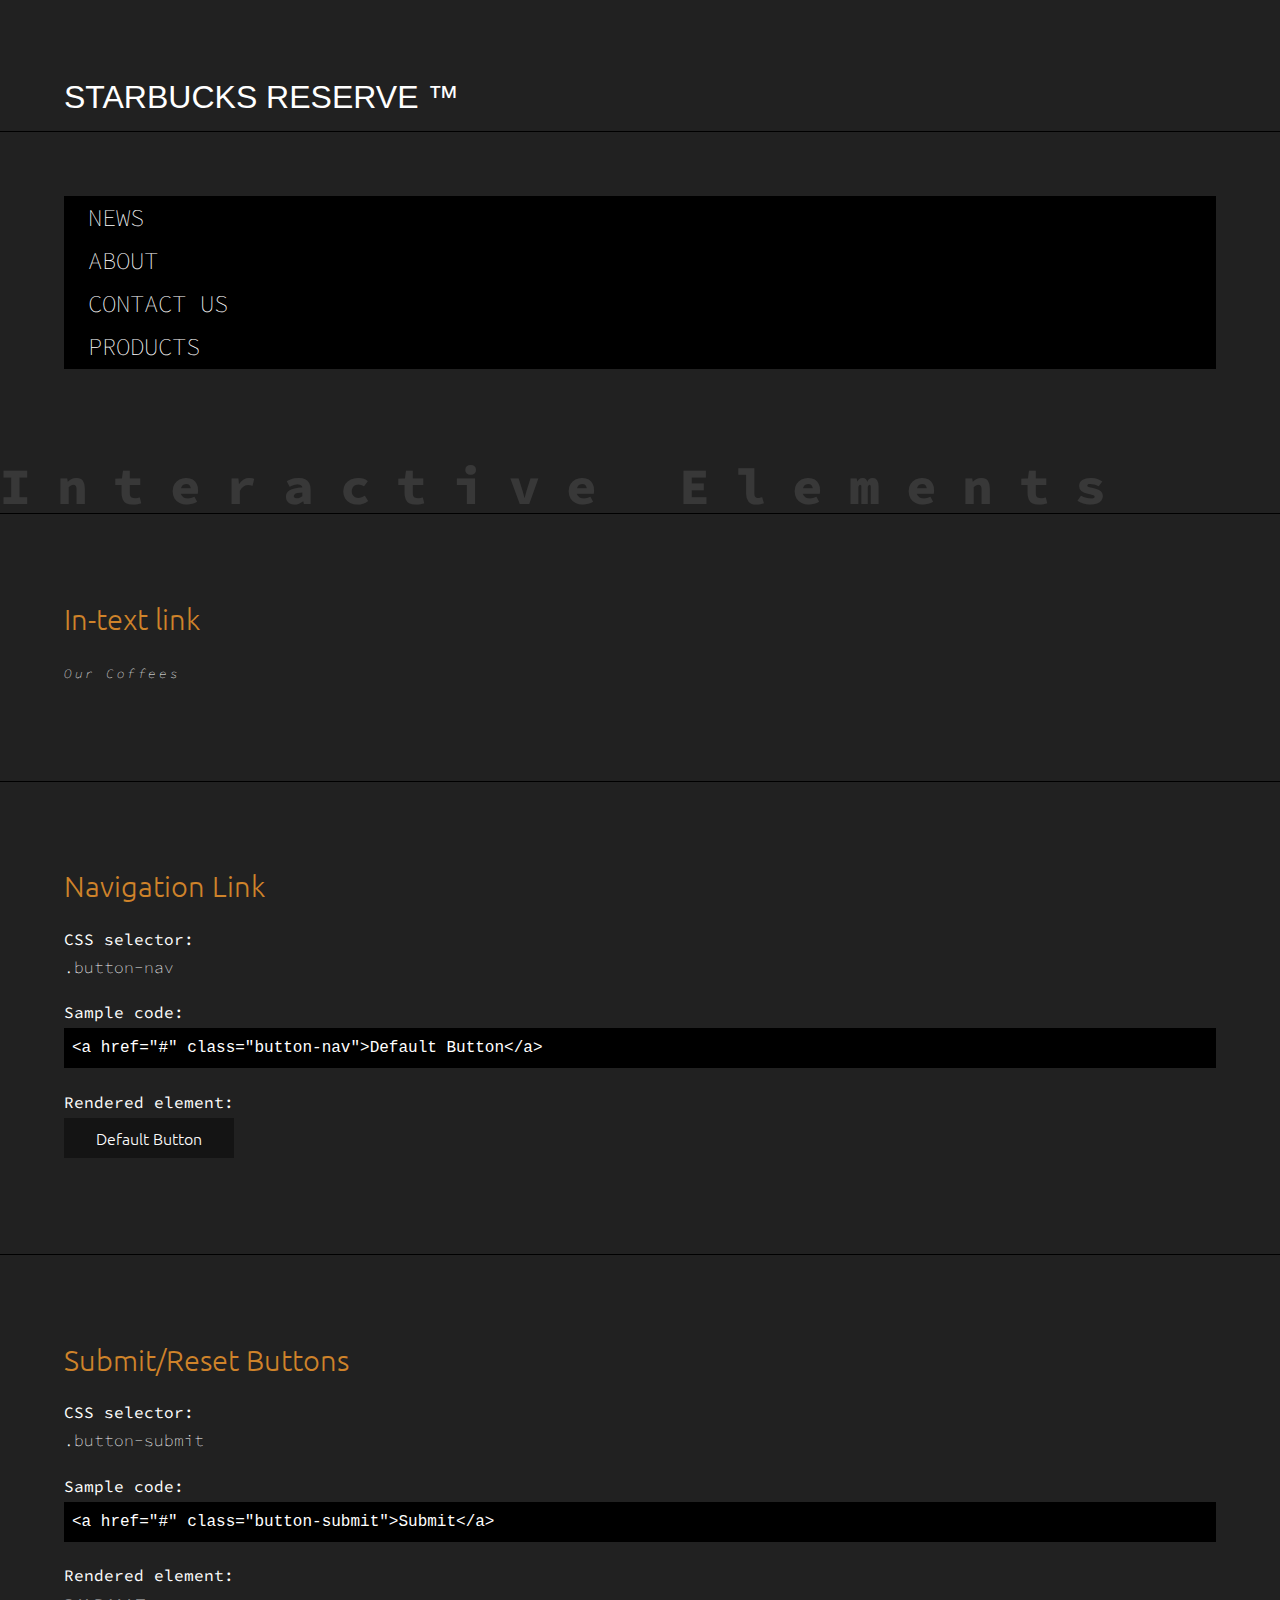
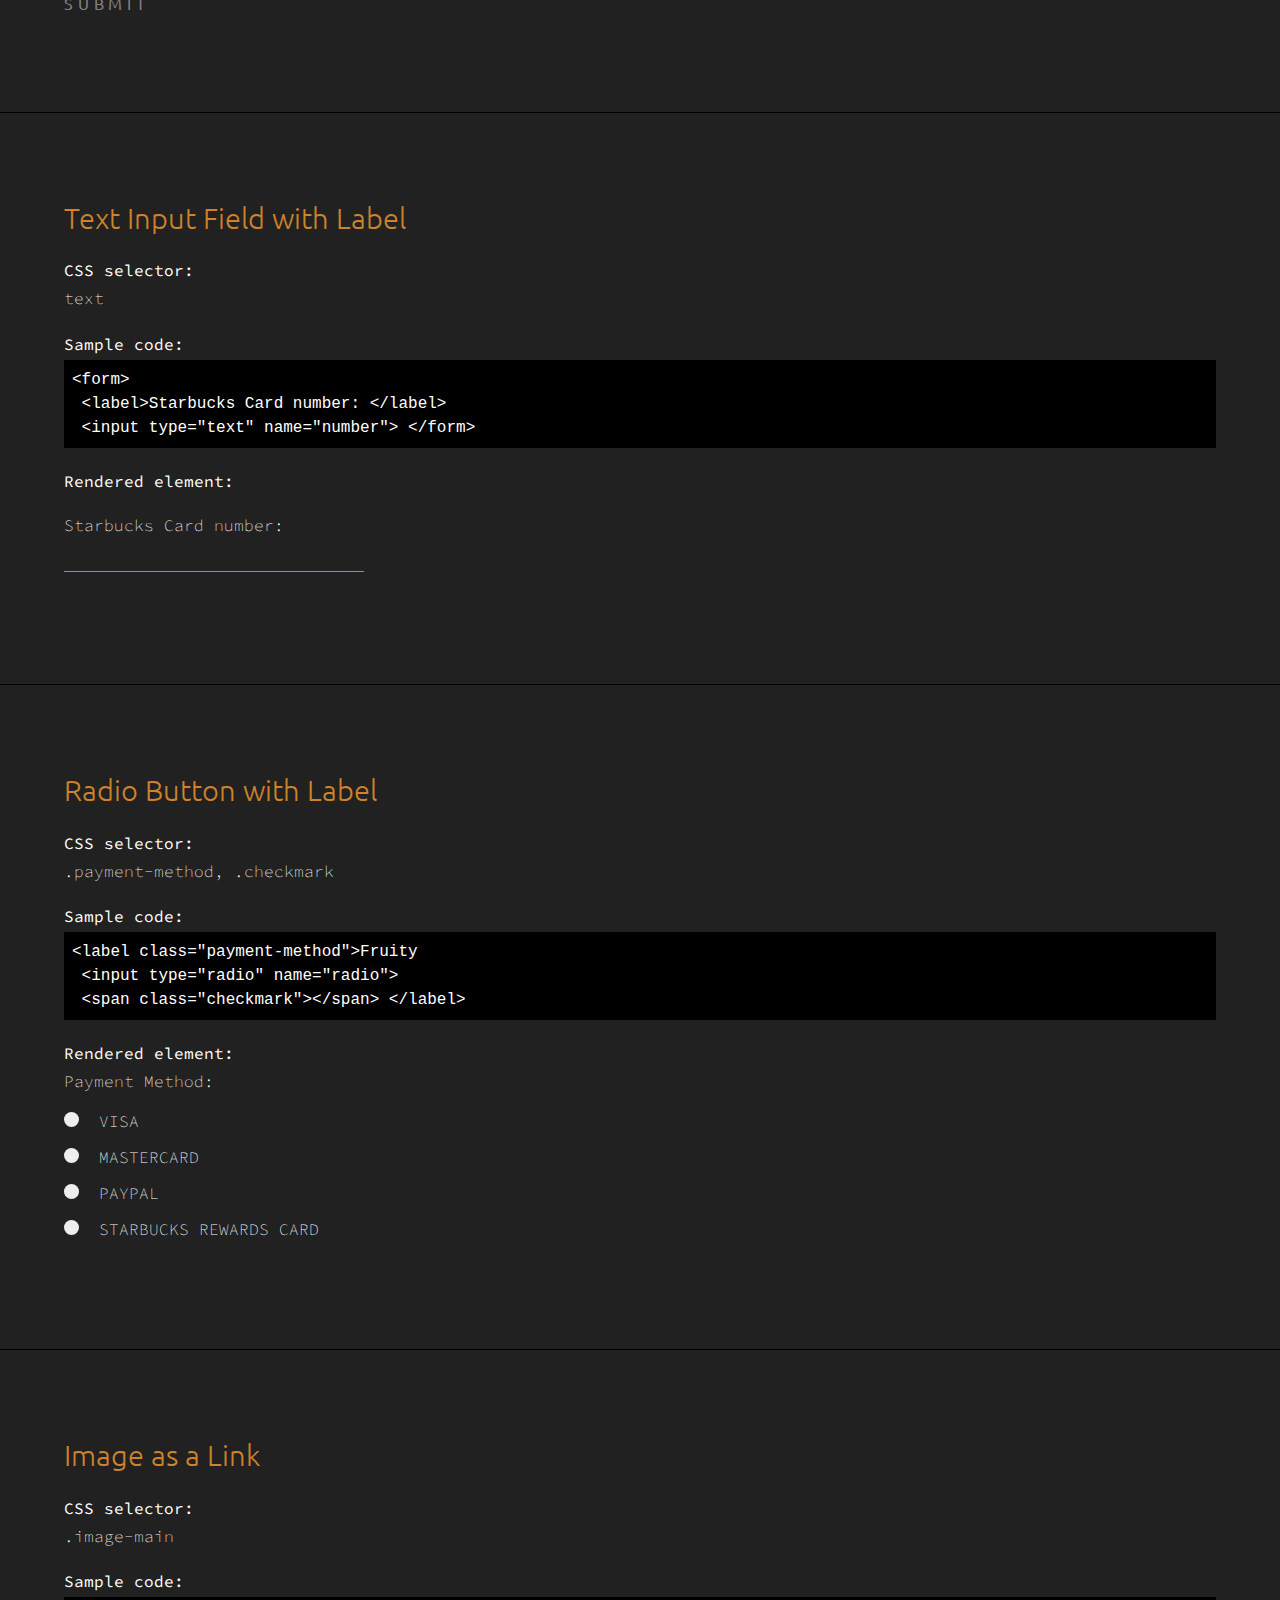
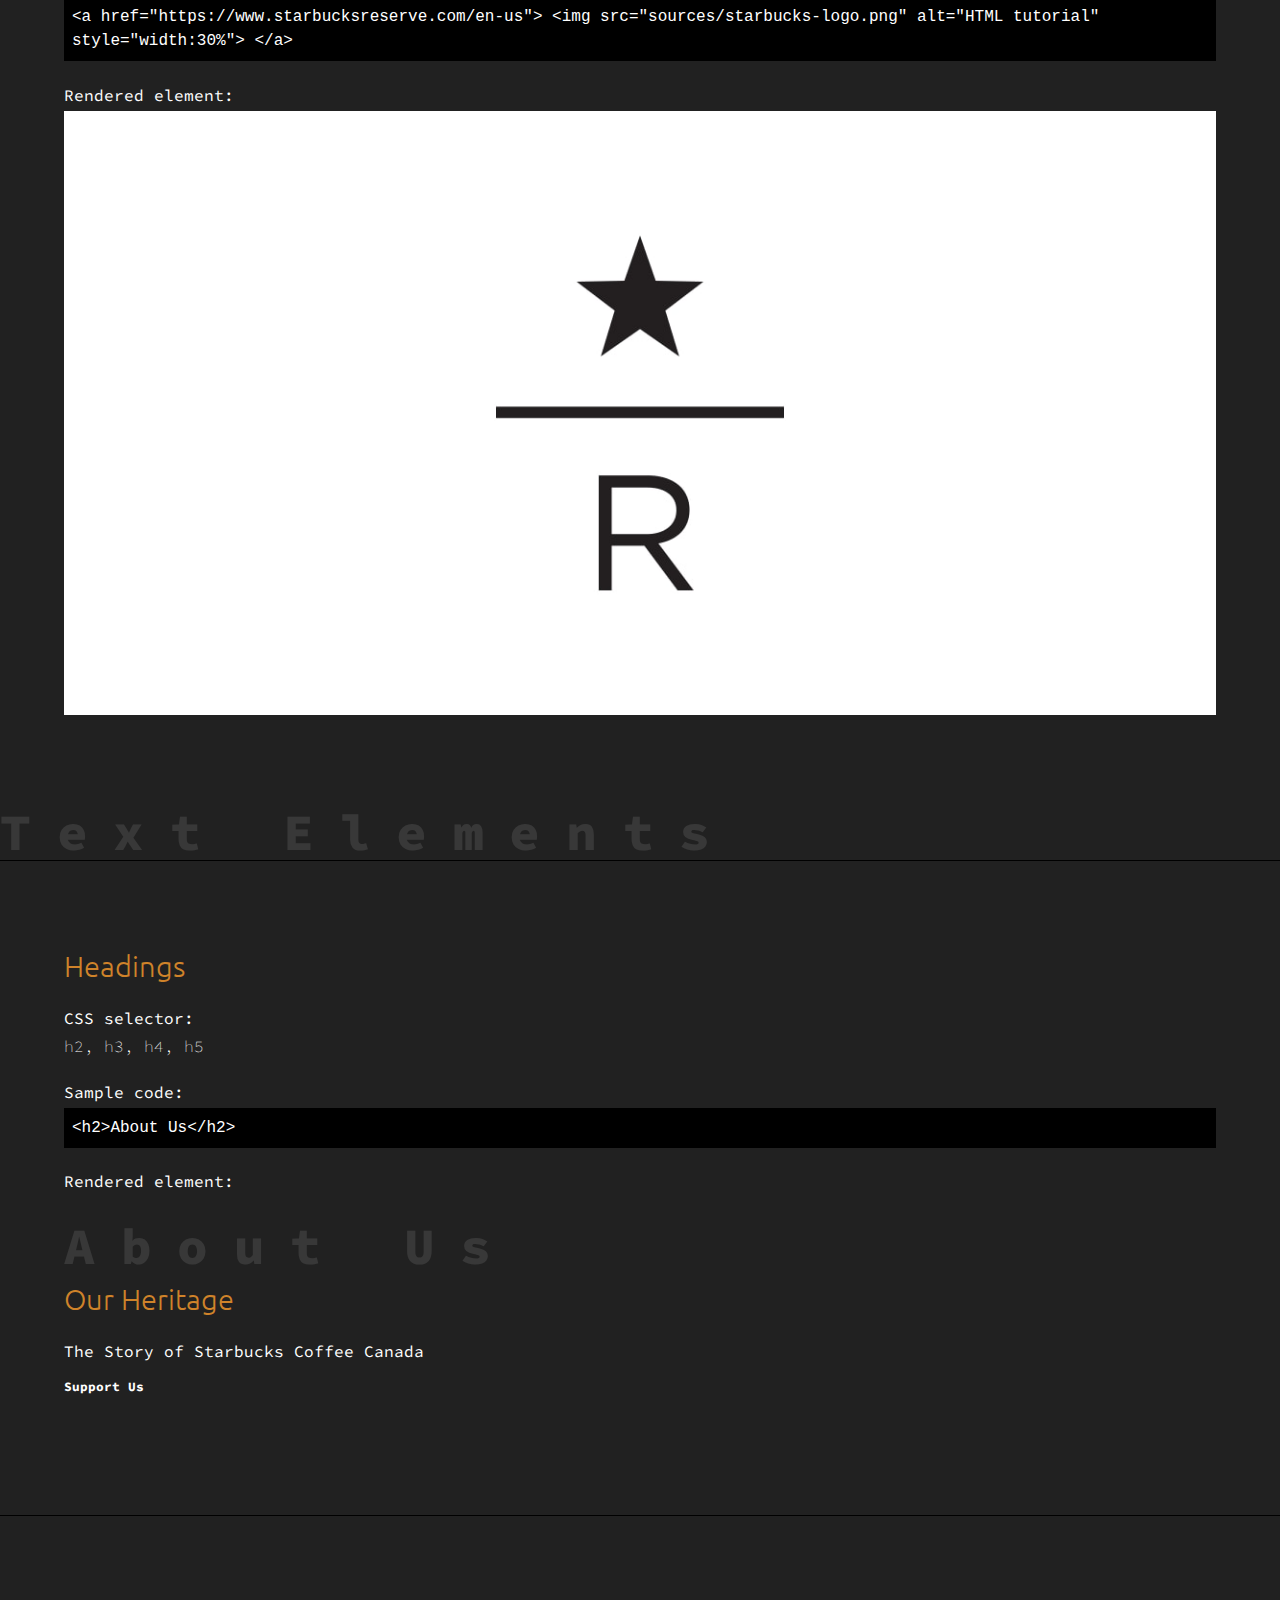
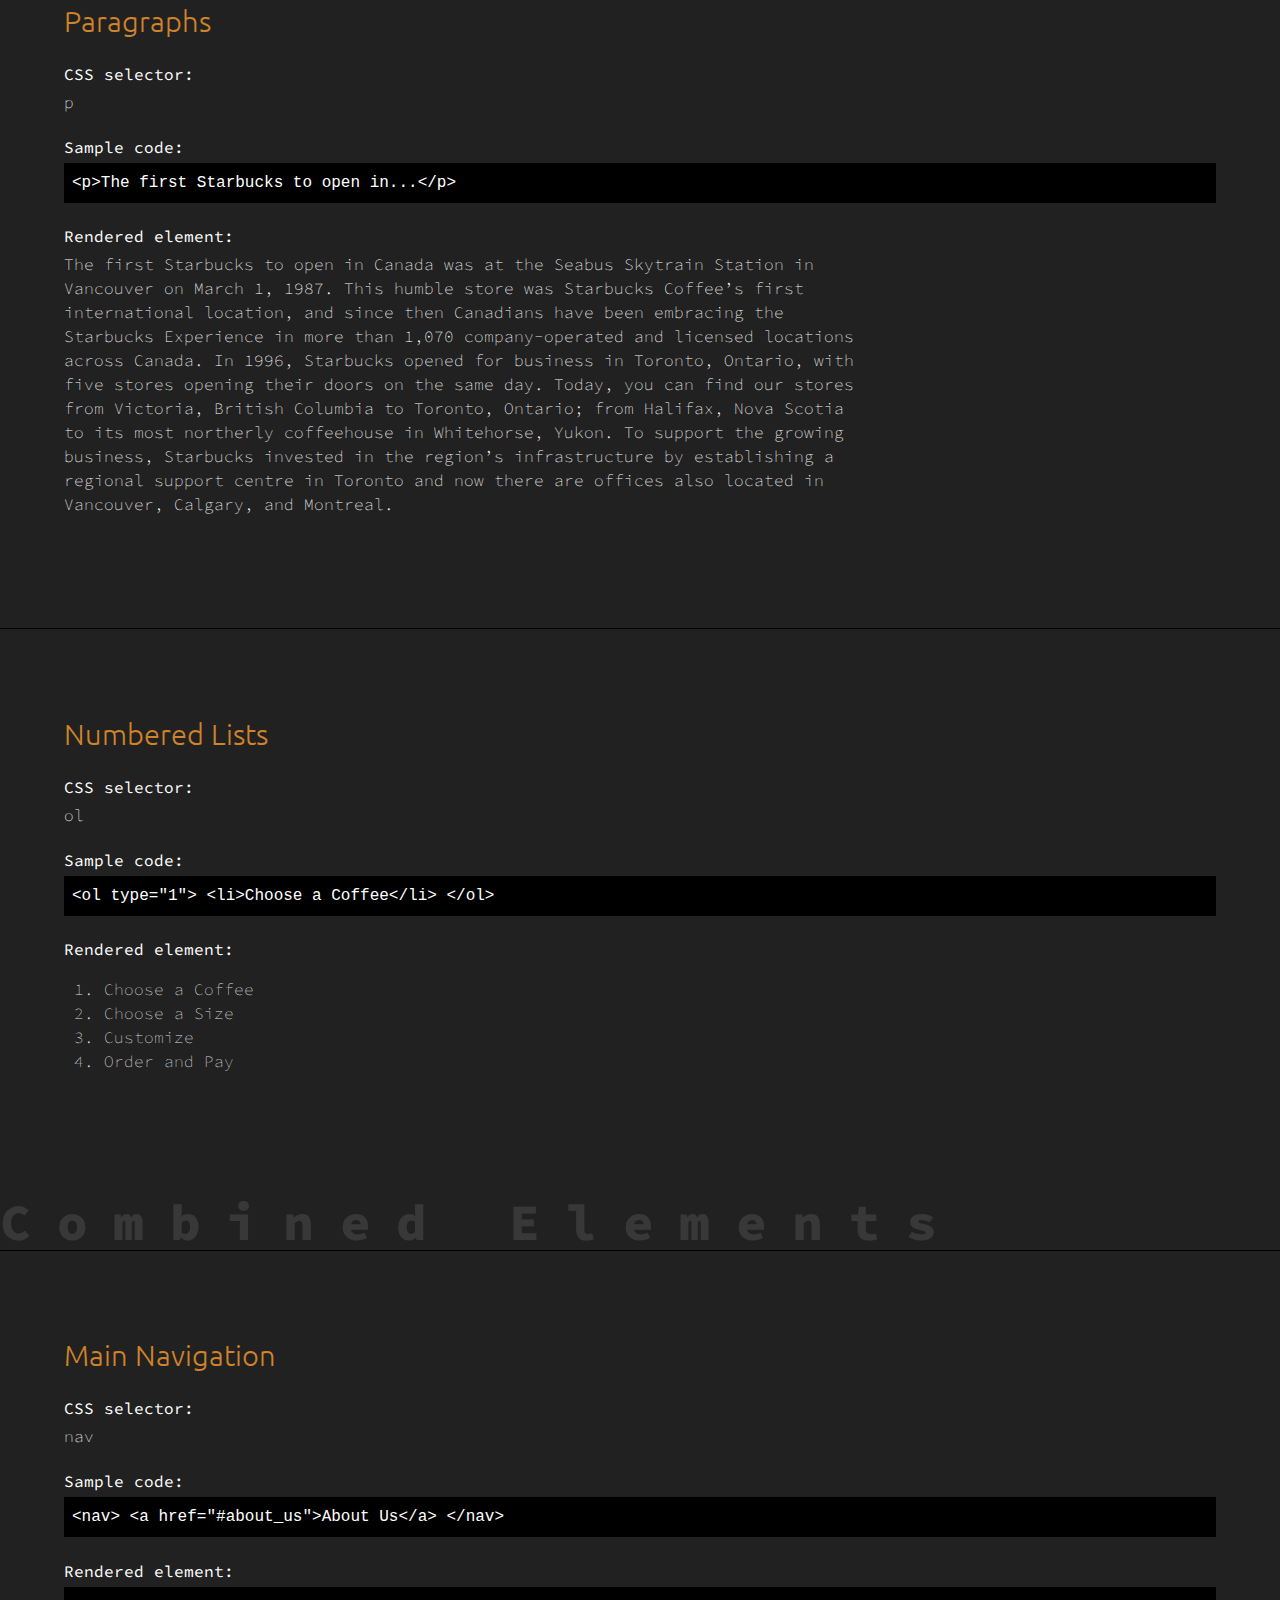
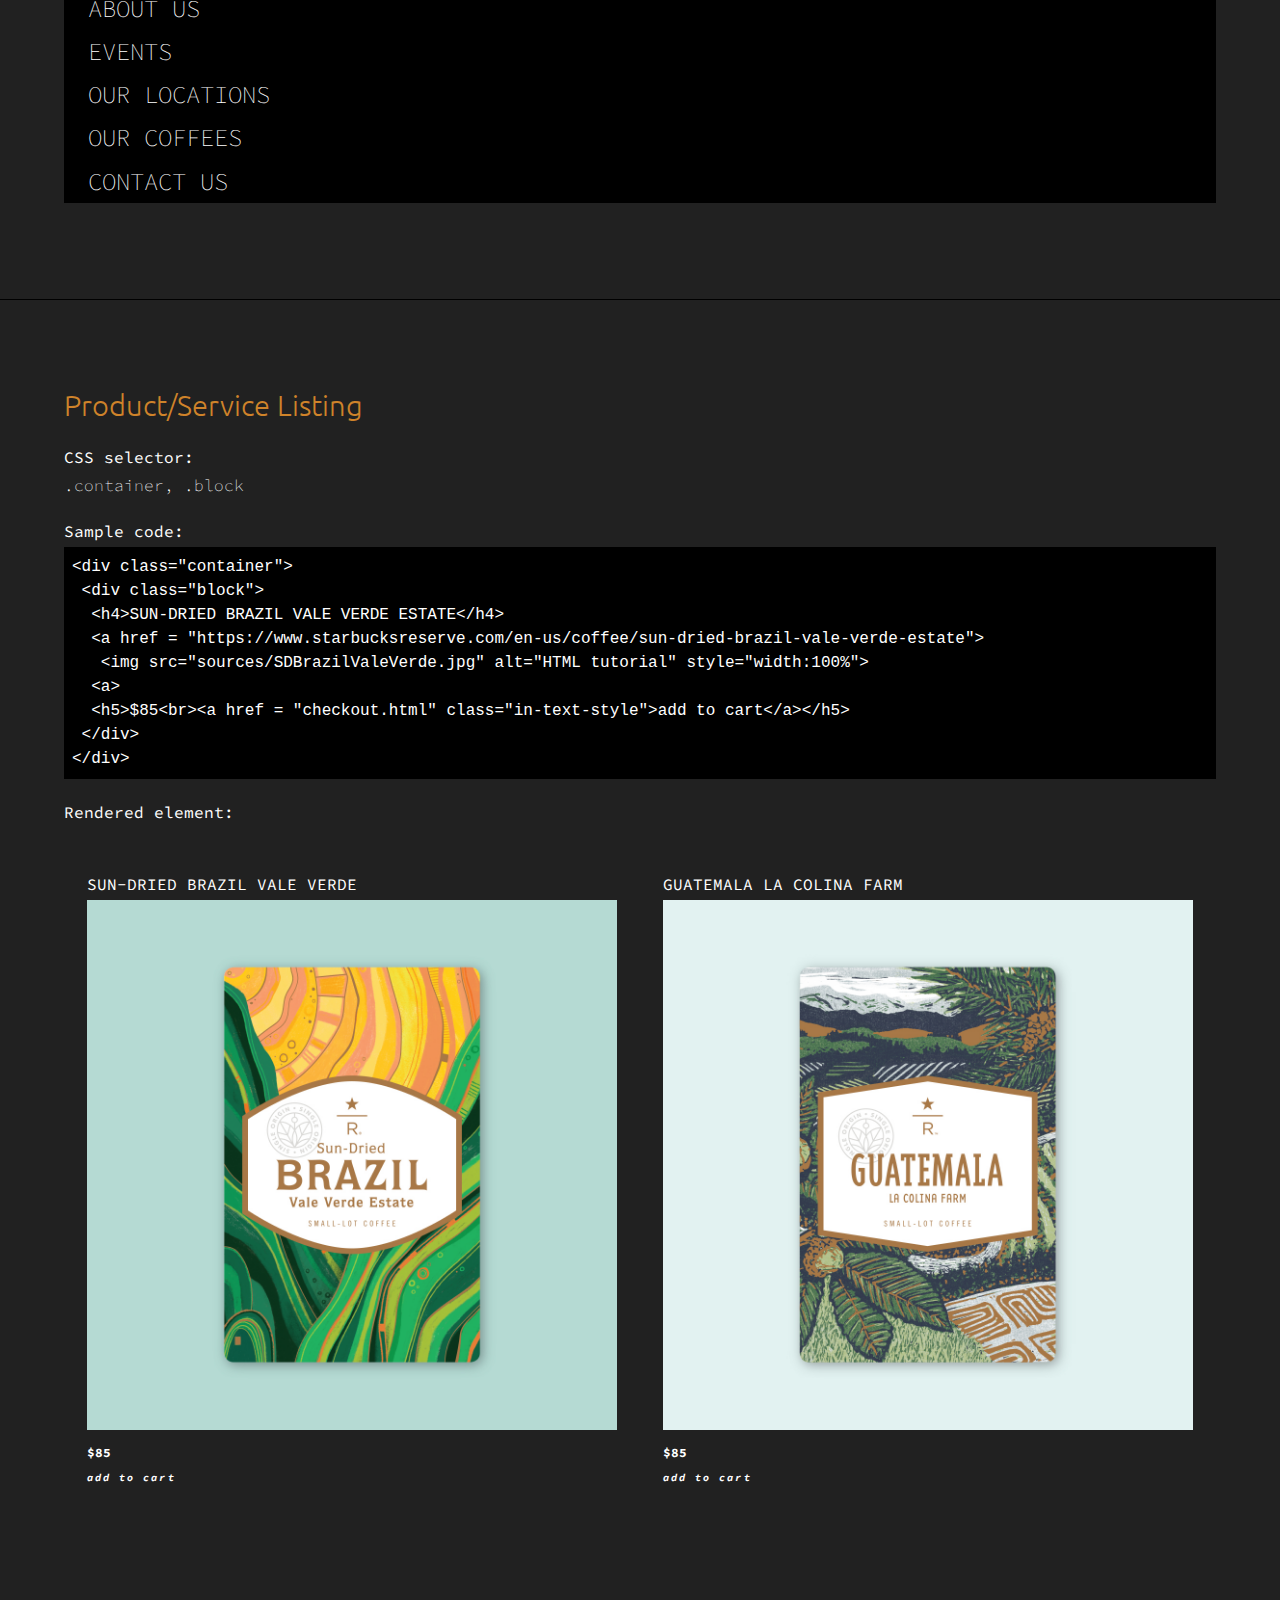
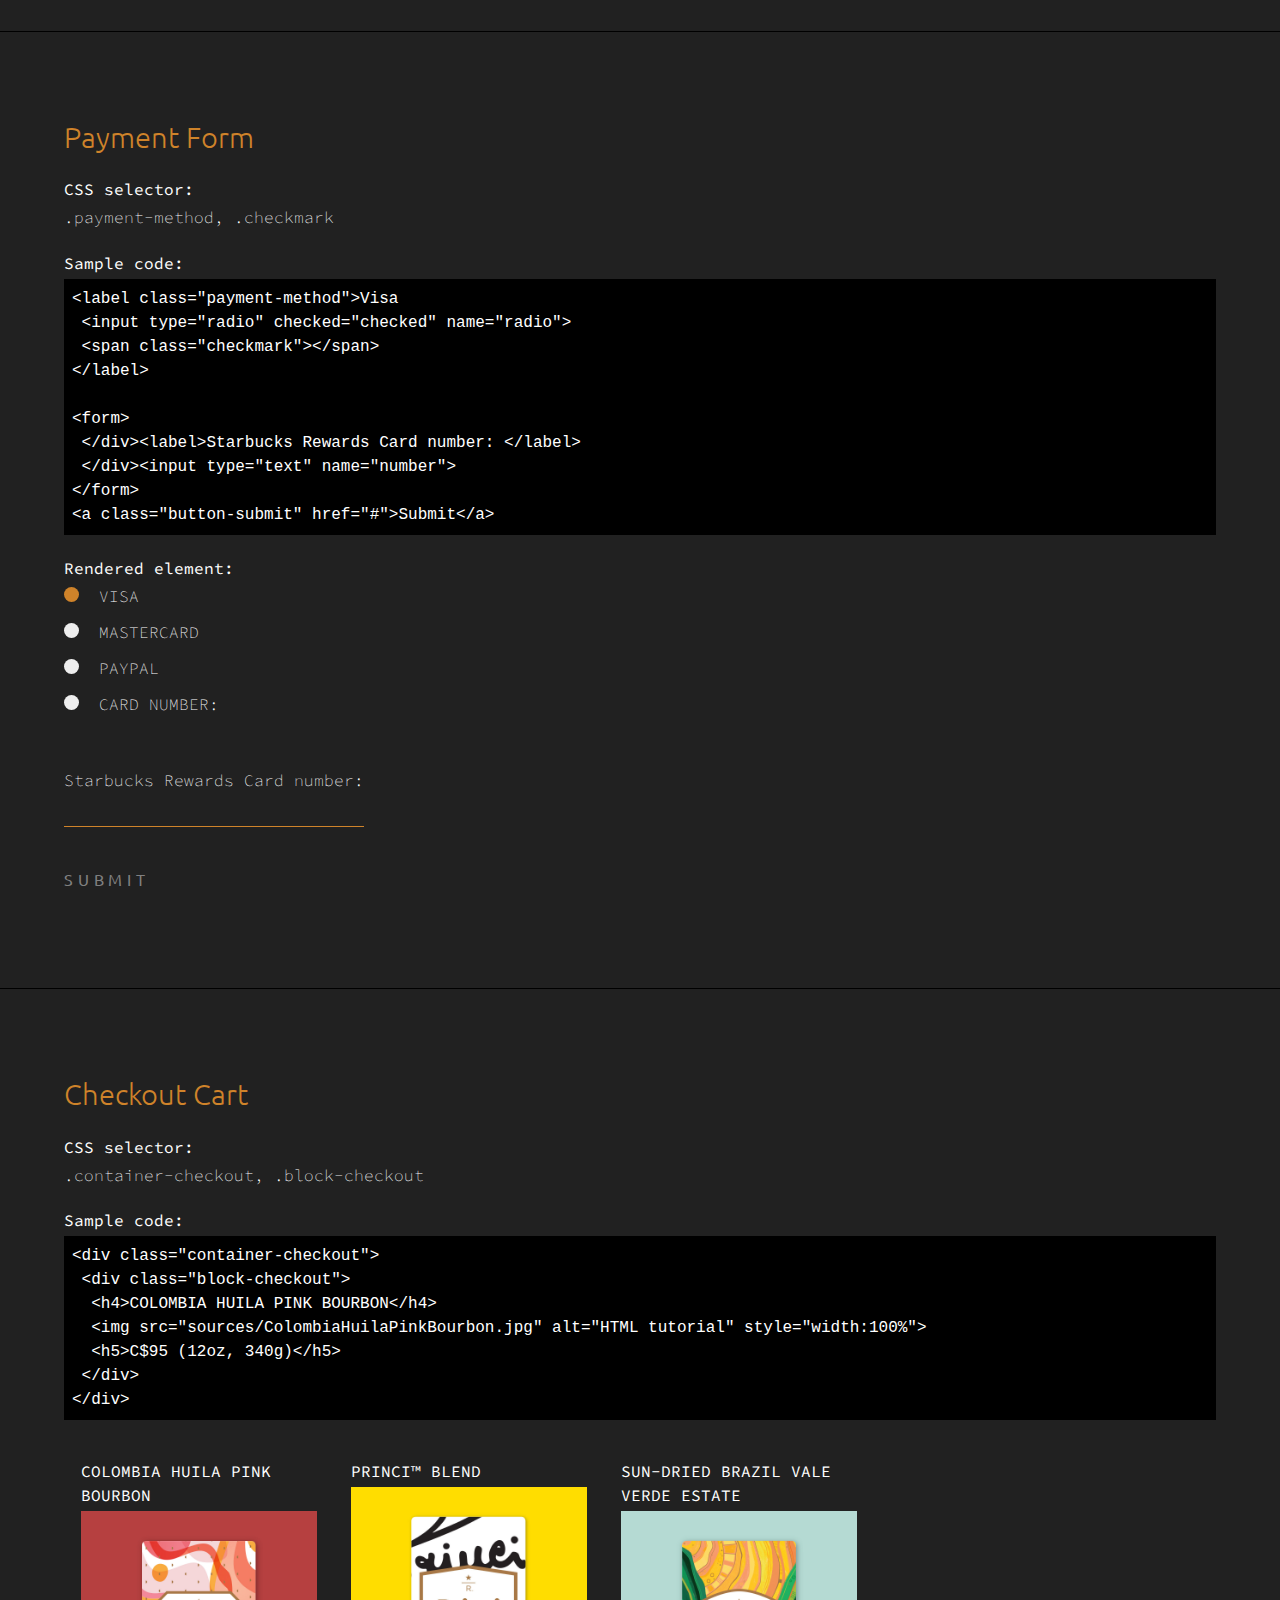
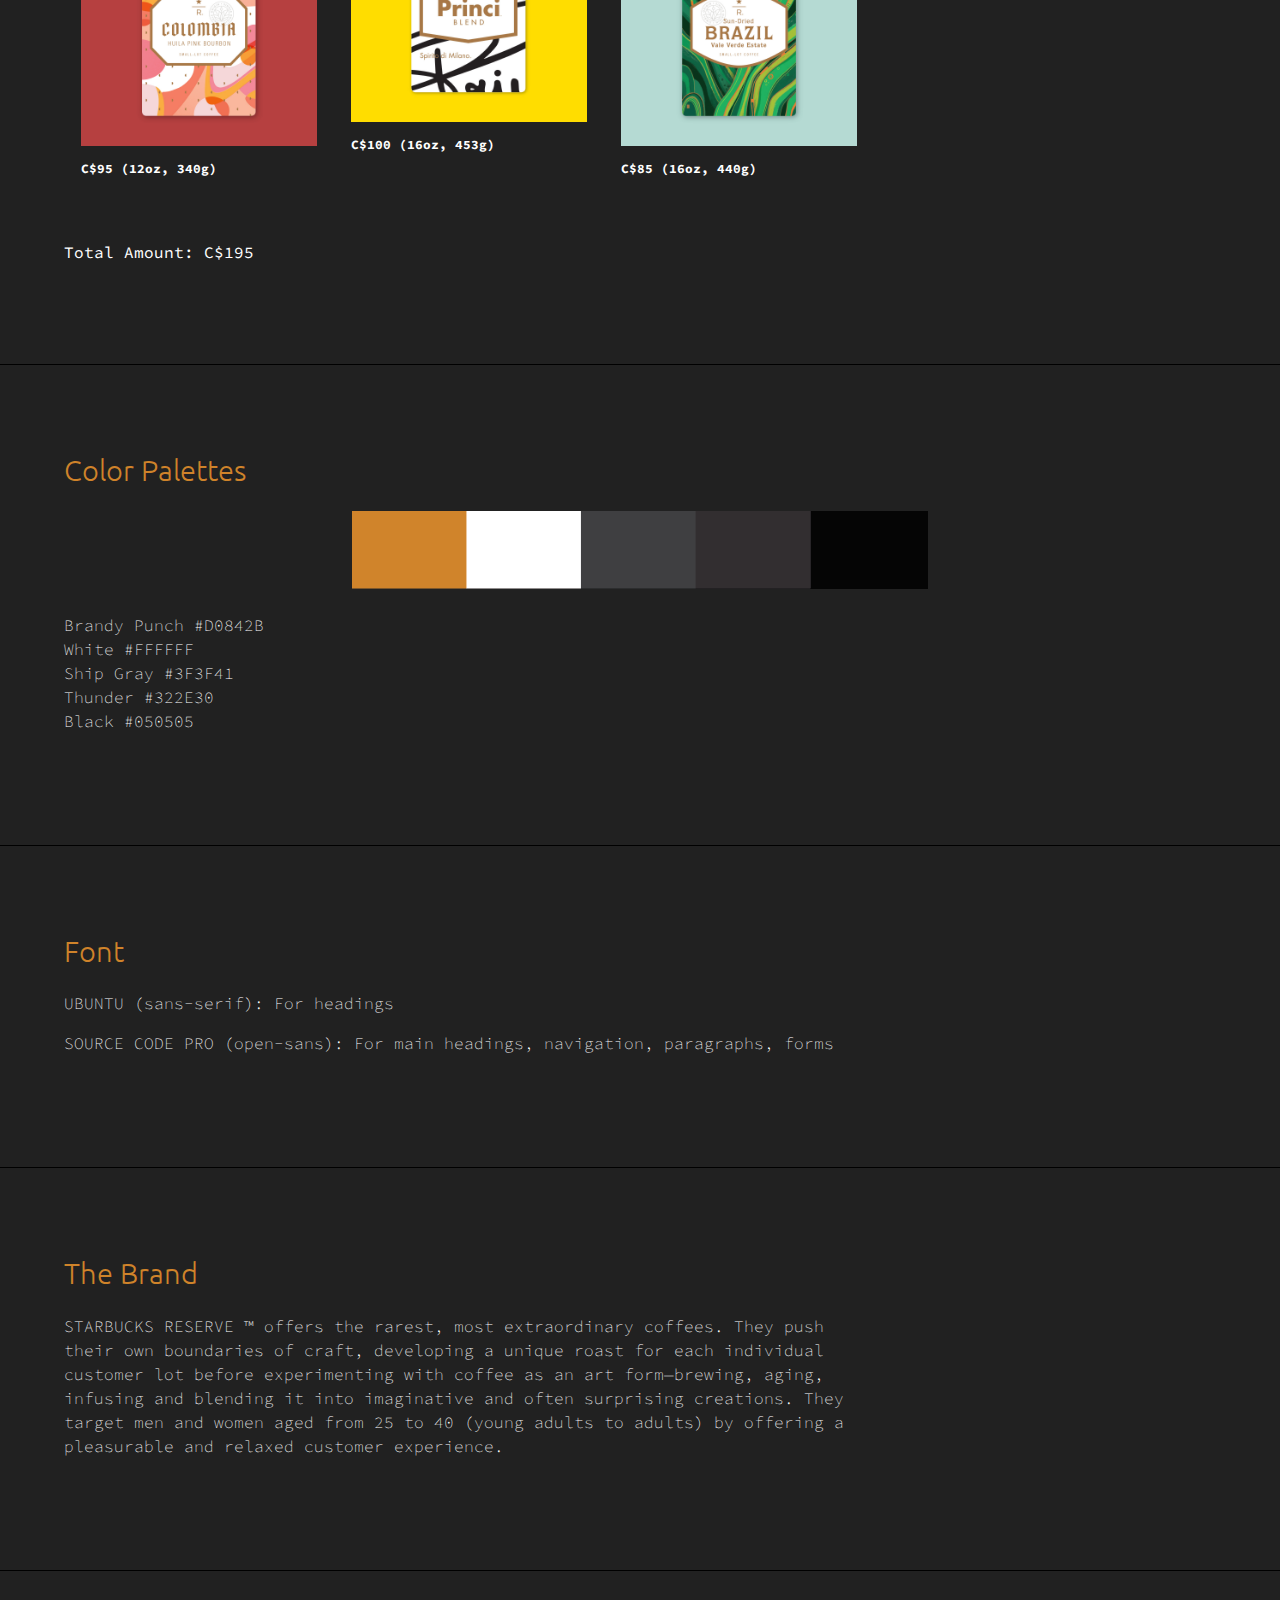
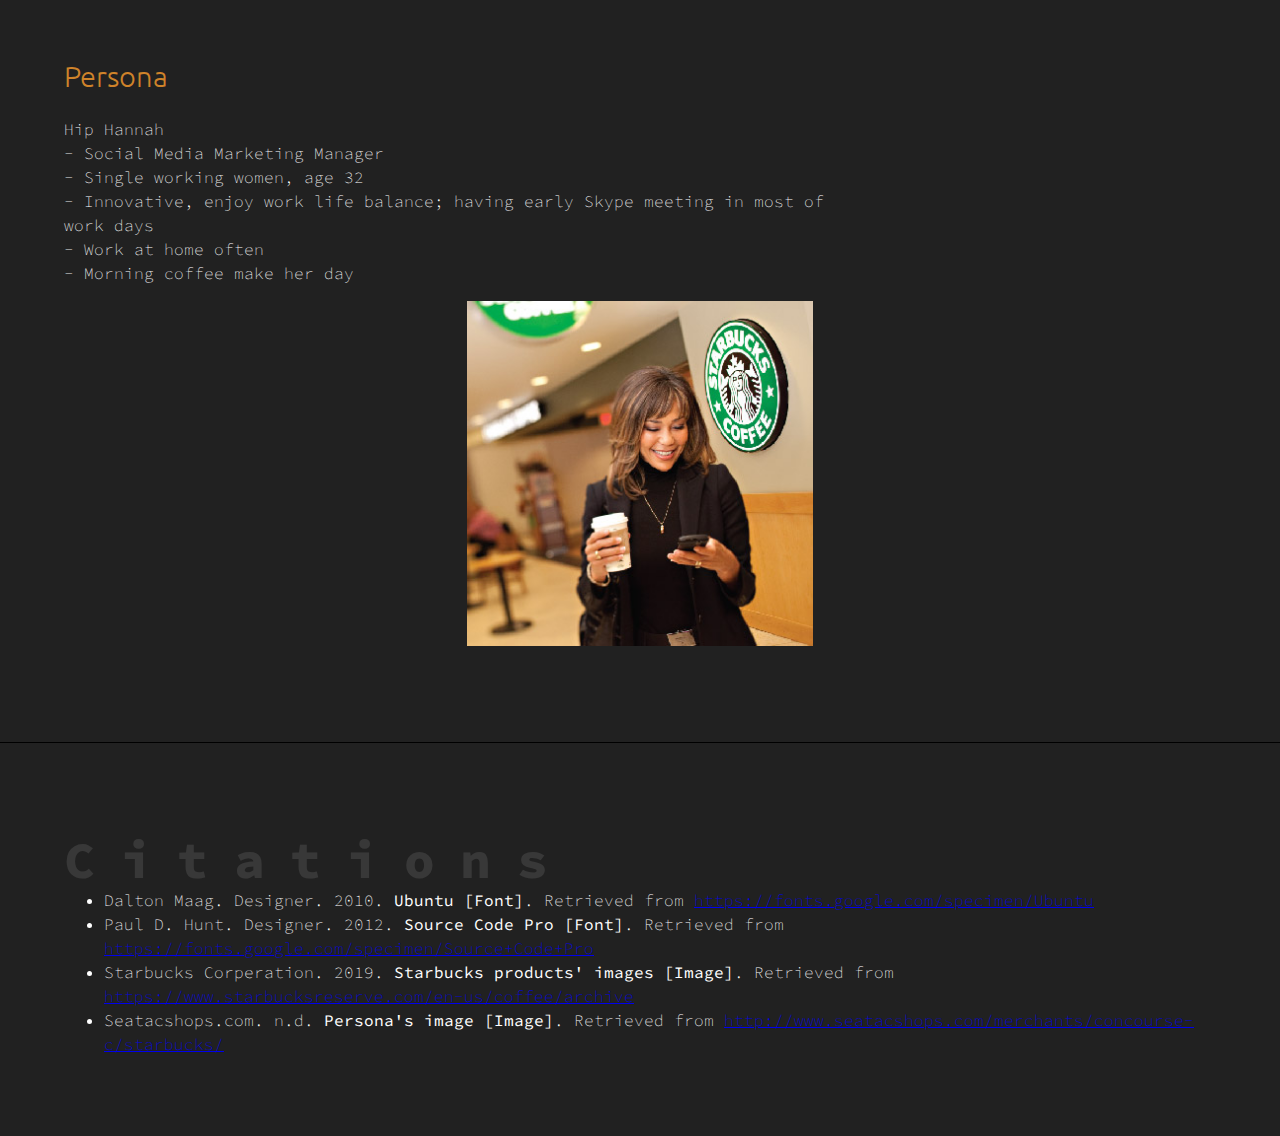
<file: P01-StarbucksReserve/index.html>
<!DOCTYPE html>
<html>

<head>

  <meta charset="utf-8">
  <title>P01 - Style Guide Template</title>
  <link href="https://fonts.googleapis.com/css?family=Ubuntu:300,400,700" rel="stylesheet">
  <link href="https://fonts.googleapis.com/css?family=Source+Code+Pro:200" rel="stylesheet">
  <link rel="stylesheet" href="css/main.css">
  <link rel="stylesheet" href="css/normalize.css">
  <meta name="viewport" content="width=device-width, initial-scale=1">
</head>

<body>

  <header>
    <h1>STARBUCKS RESERVE &trade;</h1>
  </header>

  <section class="element">
    <nav>
      <a href="news.html">News</a><br>
      <a href="about.html">About</a><br>
      <a href="contanct.html">Contact Us</a><br>
      <a href="product-listing.html">Products</a><br>
    </nav>

  </section>


  <!-- INTERACTIVE ELEMENTS SECTION // -->
  <section id="interactive_elements">
    <h2>Interactive Elements</h2>


    <section class="element">
      <h3>In-text link</h3>
      <a href = "https://www.starbucksreserve.com/en-us/coffee/archive" class="in-text-style">Our Coffees</a>
    </section>


    <!-- Default Button styling section -->
    <section class="element">

      <h3>Navigation Link</h3>

      <h4>CSS selector:</h4>
      <p>.button-nav</p>

      <h4>Sample code:</h4>
      <code>&lt;a href="#" class="button-nav"&gt;Default Button&lt;/a&gt;</code>

      <h4>Rendered element:</h4>
      <a class="button-nav" href="#">Default Button</a>

    </section>


    <!-- Submit button styling section -->
    <section class="element">
      <h3>Submit/Reset Buttons</h3>

      <h4>CSS selector:</h4>
      <p>.button-submit</p>

      <h4>Sample code:</h4>
      <code>&lt;a href="#" class="button-submit"&gt;Submit&lt;/a&gt;</code>

      <h4>Rendered element:</h4>
      <a class="button-submit" href="#">Submit</a>
    </section>


    <!-- Text Input Field with Label styling section -->
    <section class="element">
      <h3>Text Input Field with Label</h3>

      <h4>CSS selector:</h4>
      <p>text</p>

      <h4>Sample code:</h4>
      <code>
        &lt;form&gt; <br>
        &nbsp;&lt;label&gt;Starbucks Card number: &lt;/label&gt; <br>
        &nbsp;&lt;input type="text" name="number"&gt;
        &lt;/form&gt;
      </code>

      <h4>Rendered element:</h4>
      <form>
        <label>Starbucks Card number: </label><br>
        <input type="text">
      </form>
    </section>


    <!-- Radio Button with Label styling section -->
    <section class="element">
      <h3>Radio Button with Label</h3>

      <h4>CSS selector:</h4>
      <p>.payment-method, .checkmark</p>

      <h4>Sample code:</h4>
      <code>
        &lt;label class="payment-method"&gt;Fruity <br>
        &nbsp;&lt;input type="radio" name="radio"&gt; <br>
        &nbsp;&lt;span class="checkmark"&gt;&lt;/span&gt;
        &lt;/label&gt;
      </code>

      <h4>Rendered element:</h4>
      <p>Payment Method:</p>
      <label class="payment-method">Visa
        <input type="radio" checked="checked" name="radio">
        <span class="checkmark"></span>
      </label>
      <label class="payment-method">MasterCard
        <input type="radio" name="radio">
        <span class="checkmark"></span>
      </label>
      <label class="payment-method">Paypal
        <input type="radio" name="radio">
        <span class="checkmark"></span>
      </label>
      <label class="payment-method">Starbucks Rewards Card
        <input type="radio" name="radio">
        <span class="checkmark"></span>
      </label>

    </section>


    <!-- Image as a Link styling section -->
    <section class="element">
      <h3>Image as a Link</h3>

      <h4>CSS selector:</h4>
      <p>.image-main</p>

      <h4>Sample code:</h4>
      <code>
        &lt;a href="https://www.starbucksreserve.com/en-us"&gt;
        &lt;img src="sources/starbucks-logo.png" alt="HTML tutorial" style="width:30%"&gt;
        &lt;/a&gt;
      </code>

      <h4>Rendered element:</h4>
      <a href="https://www.starbucksreserve.com/en-us">
        <img src="sources/starbucks-logo.png" alt="HTML tutorial" style="width:100%">
      </a>
    </section>

  </section>


  <!-- // INTERACTIVE ELEMENTS SECTION -->

  <!-- TEXT ELEMENTS SECTION // -->
  <section id="text_elements">
    <h2>Text Elements</h2>

    <section class="element">
      <h3>Headings</h3>
      <h4>CSS selector:</h4>
      <p>h2, h3, h4, h5</p>

      <h4>Sample code:</h4>
      <code>
        &lt;h2&gt;About Us&lt;/h2&gt;
      </code>

      <h4>Rendered element:</h4>
      <h2>About Us</h2>
      <h3>Our Heritage</h3>
      <h4>The Story of Starbucks Coffee Canada</h4>
      <h5>Support Us</h5>
    </section>


    <section class="element">
      <h3>Paragraphs</h3>

      <h4>CSS selector:</h4>
      <p>p</p>

      <h4>Sample code:</h4>
      <code>
        &lt;p&gt;The first Starbucks to open in...&lt;/p&gt;
      </code>

      <h4>Rendered element:</h4>
      <p>The first Starbucks to open in Canada was at the Seabus Skytrain Station in Vancouver on March 1, 1987. This humble store was Starbucks Coffee’s first international location, and since then Canadians have been embracing the Starbucks Experience in more than 1,070 company-operated and licensed locations across Canada.

        In 1996, Starbucks opened for business in Toronto, Ontario, with five stores opening their doors on the same day. Today, you can find our stores from Victoria, British Columbia to Toronto, Ontario; from Halifax, Nova Scotia to its most northerly coffeehouse in Whitehorse, Yukon.

        To support the growing business, Starbucks invested in the region’s infrastructure by establishing a regional support centre in Toronto and now there are offices also located in Vancouver, Calgary, and Montreal. </p>
      </section>


      <!-- Numbered lists styling section -->
      <section class="element">
        <h3>Numbered Lists</h3>

        <h4>CSS selector:</h4>
        <p>ol</p>

        <h4>Sample code:</h4>
        <code>
          &lt;ol type="1"&gt;
          &lt;li&gt;Choose a Coffee&lt;/li&gt;
          &lt;/ol&gt;
        </code>

        <h4>Rendered element:</h4>
        <ol type="1">
          <li>Choose a Coffee</li>
          <li>Choose a Size</li>
          <li>Customize</li>
          <li>Order and Pay</li>
        </ol>
      </section>

    </section>
    <!-- // TEXT ELEMENTS SECTION -->



    <!-- COMBINED ELEMENTS SECTION // -->
    <section id="combined_elements">
      <h2>Combined Elements</h2>

      <!-- Section: Main navigation -->
      <section class="element">
        <h3>Main Navigation</h3>

        <h4>CSS selector:</h4>
        <p>nav</p>

        <h4>Sample code:</h4>
        <code>
          &lt;nav&gt;
          &lt;a href="#about_us"&gt;About Us&lt;/a&gt;
          &lt;/nav&gt;
        </code>

        <h4>Rendered element:</h4>
        <nav>
          <a href="#about_us">About Us</a><br>
          <a href="#events">Events</a><br>
          <a href="#our_locations">Our Locations</a><br>
          <a href="#coffee">Our Coffees</a><br>
          <a href="https://www.starbucksreserve.com/en-us/visit">Contact Us</a>
        </nav>
      </section>


      <!-- Section: Product/ service Listing -->
      <section class="element">
        <h3>Product/Service Listing</h3>
        <h4>CSS selector: </h4>
        <p>.container, .block</p>

        <h4>Sample code:</h4>
        <code>
          &lt;div class="container"&gt;<br>
          &nbsp;&lt;div class="block"&gt;<br>
          &nbsp;&nbsp;&lt;h4&gt;SUN-DRIED BRAZIL VALE VERDE ESTATE&lt;/h4&gt;<br>
          &nbsp;&nbsp;&lt;a href = "https://www.starbucksreserve.com/en-us/coffee/sun-dried-brazil-vale-verde-estate"&gt;<br>
          &nbsp;&nbsp;&nbsp;&lt;img src="sources/SDBrazilValeVerde.jpg" alt="HTML tutorial" style="width:100%"&gt;<br>
          &nbsp;&nbsp;&lt;a&gt;<br>
          &nbsp;&nbsp;&lt;h5&gt;$85&lt;br&gt;&lt;a href = "checkout.html" class="in-text-style"&gt;add to cart&lt;/a&gt;&lt;/h5&gt;<br>
          &nbsp;&lt;/div&gt;<br>
          &lt;/div&gt;
        </code>

        <h4>Rendered element:</h4>
        <div class="container">
          <div class="block">
            <h4>SUN-DRIED BRAZIL VALE VERDE</h4>
            <a href="https://www.starbucksreserve.com/en-us/coffee/sun-dried-brazil-vale-verde-estate">
              <img src="sources/SDBrazilValeVerde.jpg" alt="HTML tutorial" style="width:100%">
            </a>
            <h5>$85<br><a href = "checkout.html" class="in-text-style">add to cart</a></h5>
          </div>

          <div class="block">
            <h4>GUATEMALA LA COLINA FARM</h4>
            <a href="https://www.starbucksreserve.com/en-us/coffee/guatemala-la-colina-farm">
              <img src="sources/GuatLaColinaFarm.jpg" alt="HTML tutorial" style="width:100%">
            </a>
            <h5>$85<br><a href = "checkout.html" class="in-text-style">add to cart</a></h5>
          </div>
        </div>
      </section>


      <!-- Section: Payment Form -->
      <section class="element">
        <h3>Payment Form</h3>
        <h4>CSS selector:</h4>
        <p>.payment-method, .checkmark</p>

        <h4>Sample code:</h4>
        <code>
          &lt;label class="payment-method"&gt;Visa<br>
          &nbsp;&lt;input type="radio" checked="checked" name="radio"&gt;<br>
          &nbsp;&lt;span class="checkmark"&gt;&lt;/span&gt;<br>
          &lt;/label&gt;<br><br>

          &lt;form&gt;<br>
          &nbsp;&lt;/div&gt;&lt;label&gt;Starbucks Rewards Card number: &lt;/label&gt;<br>
          &nbsp;&lt;/div&gt;&lt;input type="text" name="number"&gt;<br>
          &lt;/form&gt;<br>
          &lt;a class="button-submit" href="#">Submit&lt;/a&gt;
        </code>

        <h4>Rendered element:</h4>
        <label class="payment-method">Visa
          <input type="radio" checked="checked" name="radio">
          <span class="checkmark"></span>
        </label>
        <label class="payment-method">MasterCard
          <input type="radio" name="radio">
          <span class="checkmark"></span>
        </label>
        <label class="payment-method">Paypal
          <input type="radio" name="radio">
          <span class="checkmark"></span>
        </label>
        <label class="payment-method">Card number:
          <input type="radio" name="radio">
          <span class="checkmark"></span>
        </label>

      <br>

      <form>
        <label>Starbucks Rewards Card number: </label><br>
        <input type="text" name="number">
      </form><br>
      <a class="button-submit" href="#">Submit</a>
    </section>


    <!-- Section: Checkout Cart -->
    <section class="element">
      <h3>Checkout Cart</h3>
      <h4>CSS selector: </h4>
      <p>.container-checkout, .block-checkout</p>

      <h4>Sample code:</h4>
      <code>
        &lt;div class="container-checkout"&gt;<br>
        &nbsp;&lt;div class="block-checkout"&gt;<br>
        &nbsp;&nbsp;&lt;h4&gt;COLOMBIA HUILA PINK BOURBON&lt;/h4&gt;<br>
        &nbsp;&nbsp;&lt;img src="sources/ColombiaHuilaPinkBourbon.jpg" alt="HTML tutorial" style="width:100%"&gt;<br>
        &nbsp;&nbsp;&lt;h5&gt;C$95 (12oz, 340g)&lt;/h5&gt;<br>
        &nbsp;&lt;/div&gt;<br>
        &lt;/div&gt;
      </code>

      <div class="container-checkout">
        <div class="block-checkout">
          <h4>COLOMBIA HUILA PINK BOURBON</h4>
          <img src="sources/ColombiaHuilaPinkBourbon.jpg" alt="HTML tutorial" style="width:100%">
          <h5>C$95 (12oz, 340g)</h5>
        </div>

        <div class="block-checkout">
          <h4>PRINCI™ BLEND</h4>
          <img src="sources/PrinciBlend.jpg" alt="HTML tutorial" style="width:100%">
          <h5>C$100 (16oz, 453g)</h5>
        </div>

        <div class="block-checkout">
          <h4>SUN-DRIED BRAZIL VALE VERDE ESTATE</h4>
          <img src="sources/SDBrazilValeVerde.jpg" alt="HTML tutorial" style="width:100%">
          <h5>C$85 (16oz, 440g)</h5>
        </div>
      </div>

      <h4>Total Amount: C$195</h4>
    </section>

  </section>


  <!-- // Brand components -->
  <section class="element">
    <h3>Color Palettes</h3>
    <img src="sources/color.png" alt="HTML tutorial" style="width:50%">
    <p>
      <br>Brandy Punch #D0842B<br>White #FFFFFF<br>Ship Gray #3F3F41<br>Thunder #322E30<br>Black #050505
  </section>

  <section class="element">
    <h3>Font</h3>
    <p>UBUNTU (sans-serif): For headings </p>
    <p>SOURCE CODE PRO (open-sans): For main headings, navigation, paragraphs, forms</p>
  </section>

  <section class="element">
    <h3>The Brand</h3>
    <p>STARBUCKS RESERVE &trade; offers the rarest, most extraordinary coffees. They push their own boundaries of craft, developing a unique roast for each individual customer lot before experimenting with coffee as an art form—brewing, aging, infusing and blending it into imaginative and often surprising creations. They target men and women aged from 25 to 40 (young adults to adults) by offering a pleasurable and relaxed customer experience.</p>
  </section>

  <section class="element">
    <h3>Persona</h3>
    <p>Hip Hannah <br>
      - Social Media Marketing Manager <br>
      - Single working women, age 32 <br>
      - Innovative, enjoy work life balance; having early Skype meeting in most of work days <br>
      - Work at home often <br>
      - Morning coffee make her day</p>
      <img src="sources/persona.jpg" alt="HTML tutorial" style="width:30%" id="style_guide">
    </section>

    <!-- CITATIONS -->
  <section id="citations">
    <section class="element">
      <h2>Citations</h2>
      <ul>
        <li>Dalton Maag. Designer. 2010. <strong>Ubuntu [Font]</strong>. Retrieved from <a href="https://fonts.google.com/specimen/Ubuntu">https://fonts.google.com/specimen/Ubuntu</a></li>
        <li>Paul D. Hunt. Designer. 2012. <strong>Source Code Pro [Font]</strong>. Retrieved from <a href="https://fonts.google.com/specimen/Source+Code+Pro">https://fonts.google.com/specimen/Source+Code+Pro</a></li>
        <li>Starbucks Corperation. 2019. <strong>Starbucks products' images [Image]</strong>. Retrieved from <a href="https://www.starbucksreserve.com/en-us/coffee/archive">https://www.starbucksreserve.com/en-us/coffee/archive</a></li>
        <li>Seatacshops.com. n.d. <strong>Persona's image [Image]</strong>. Retrieved from <a href="http://www.seatacshops.com/merchants/concourse-c/starbucks/">http://www.seatacshops.com/merchants/concourse-c/starbucks/</a></li>
      </ul>
    </section>
  </section>



  </body>
  </html>
</file>
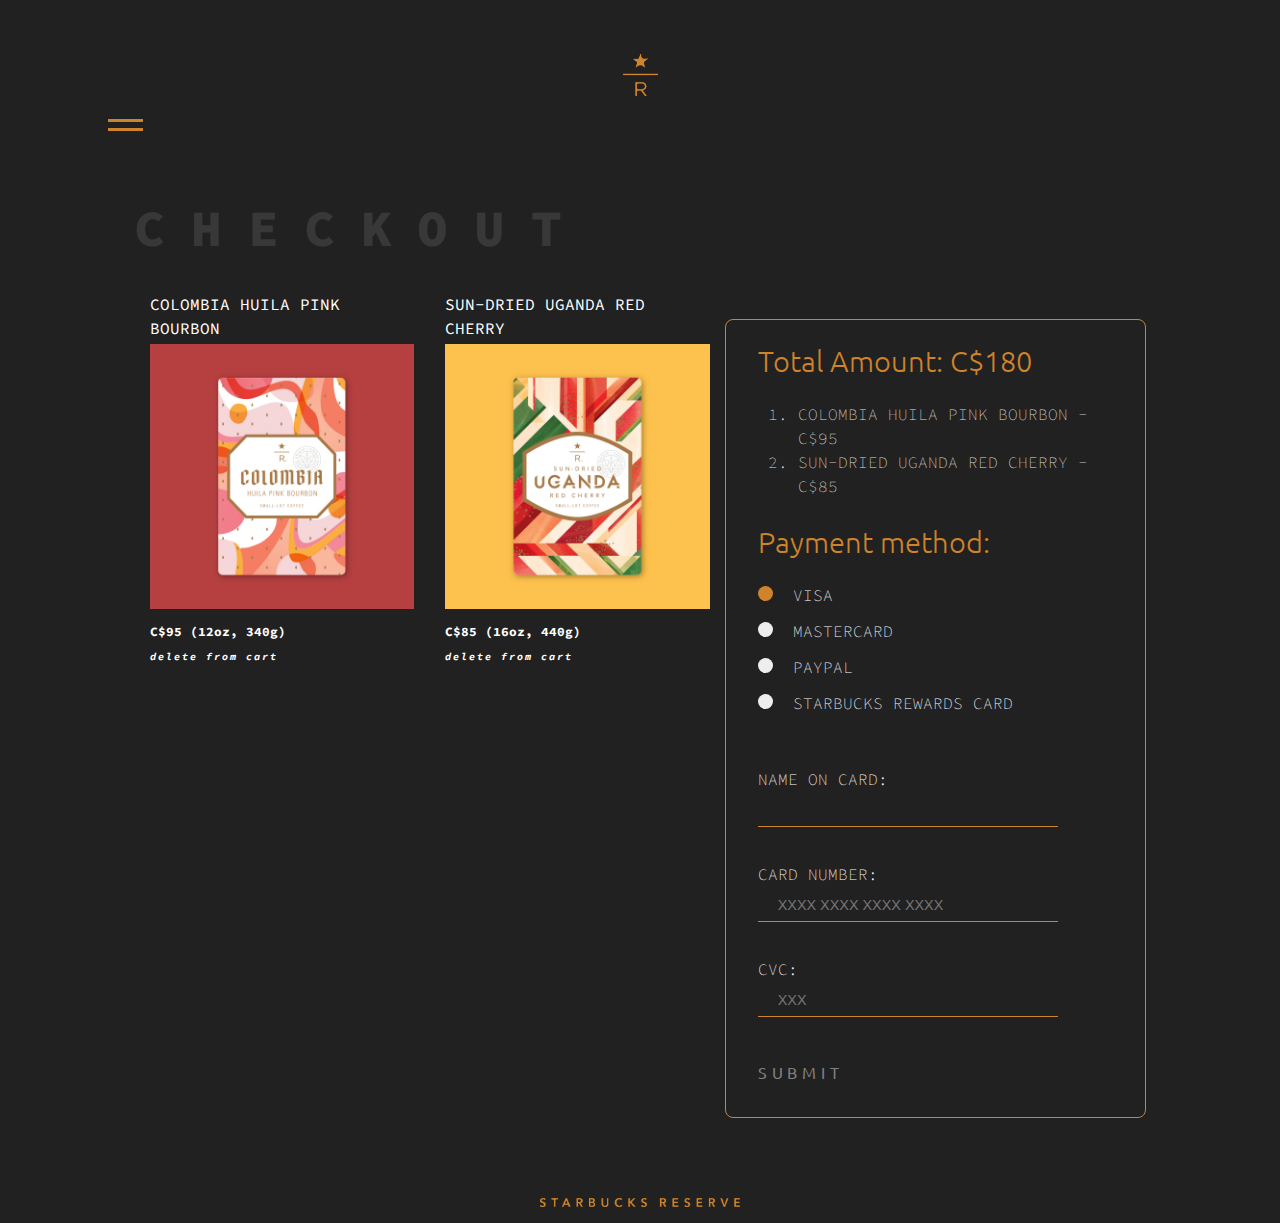
<file: P01-StarbucksReserve/checkout.html>
<!DOCTYPE html>
<html>

  <head>

    <meta charset="utf-8">
    <title>P01 - Style Guide Template - Checkout</title>
    <link href="https://fonts.googleapis.com/css?family=Ubuntu:300,400,700|Source+Code+Pro:200" rel="stylesheet">
    <link rel="stylesheet" href="css/main.css">
    <meta name="viewport" content="width=device-width, initial-scale=1">
  </head>

  <body>
    <!-- brand mark (LINKED TO STYLESHEET)-->
    <div>
      <a href="index.html">
        <img src="sources/logo.png" class="padding-down" alt="HTML tutorial" style="width:35px">
      </a>
    </div>

    <!-- Navigation bar -->
    <div class="dropdown">
        <button>
          <div class="menu-button"></div>
          <div class="menu-button"></div>
        </button>
        <div class="dropdown-content">
          <a href="#">About Us</a>
          <a href="#">Events</a>
          <a href="#">Our Locations</a>
          <a href="#">Our Coffees</a>
          <a href="#">Contact Us</a>
        </div>
    </div>

    <!-- Checkout's flexbox -->
    <section class="element_pages">
      <h2>CHECKOUT</h2>

      <div class="container-checkout">

        <div class="block-checkout" id="block-flex-grow-1">
          <h4>COLOMBIA HUILA PINK BOURBON</h4>
          <img src="sources/ColombiaHuilaPinkBourbon.jpg" alt="HTML tutorial" style="width:100%">
          <h5><a>C$95 (12oz, 340g)<br><a href = "checkout.html" class="in-text-style">delete from cart</a></h5>
        </div>

        <div class="block-checkout" id="block-flex-grow-1">
          <h4>SUN-DRIED UGANDA RED CHERRY</h4>
          <img src="sources/SDUgandaRedCherry.jpg" alt="HTML tutorial" style="width:100%">
          <h5>C$85 (16oz, 440g)<br><a href = "checkout.html" class="in-text-style">delete from cart</a></h5>
        </div>

        <div class="block-checkout" id="block-flex-grow-2">
          <!-- <div id="payment-margin"> -->
            <h3>Total Amount: C$180</h3>
            <ol type="1">
              <li>COLOMBIA HUILA PINK BOURBON - C$95</li>
              <li>SUN-DRIED UGANDA RED CHERRY - C$85</li>
            </ol>
          <!-- </div> -->

          <!-- PAYMENT FORM -->
          <!-- <div id="payment-margin" > -->
            <h3>Payment method:</h3>
            <label class="payment-method">Visa
              <input type="radio" checked="checked" name="radio">
              <span class="checkmark"></span>
            </label>
            <label class="payment-method">MasterCard
              <input type="radio" name="radio">
              <span class="checkmark"></span>
            </label>
            <label class="payment-method">PayPal
              <input type="radio" name="radio">
              <span class="checkmark"></span>
            </label>
            <label class="payment-method">Starbucks Rewards Card
              <input type="radio" name="radio">
              <span class="checkmark"></span>
            </label>

          <br>

          <form>
            <label>NAME ON CARD: </label><br>
            <input type="text" name="number">
          </form>

            <form>
              <label>CARD NUMBER: </label><br>
              <input type="text" name="number" placeholder="XXXX XXXX XXXX XXXX">
            </form>

            <form>
              <label>CVC: </label><br>
              <input type="text" name="number" placeholder="XXX">
            </form>
            <br>
            <a class="button-submit" href="#">Submit</a>

          <!-- </div> -->
        </div>
      </div>


    </section>

    <!-- brand mark -->
    <footer>
      <img src="sources/brand.png"  class="padding-down" alt="HTML tutorial" style="width:200px">
    </footer>

  <body>

</html>
</file>
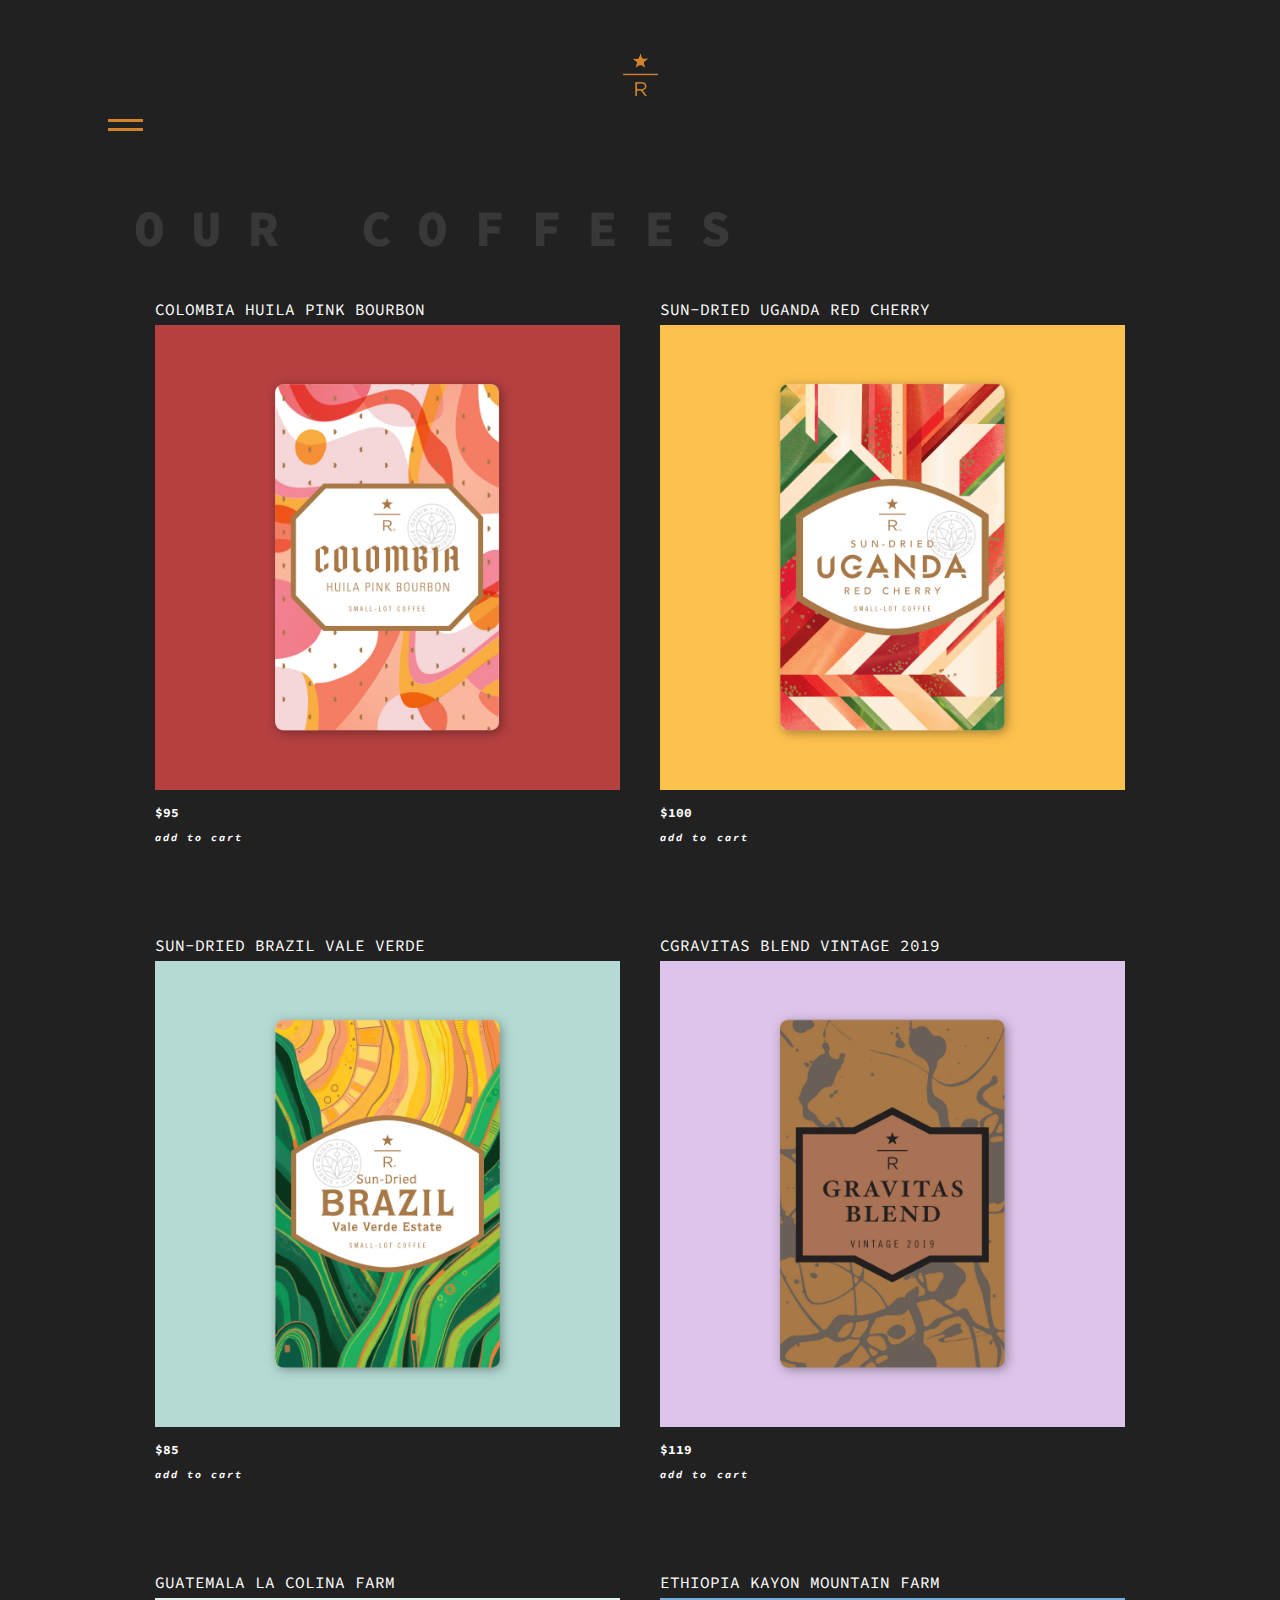
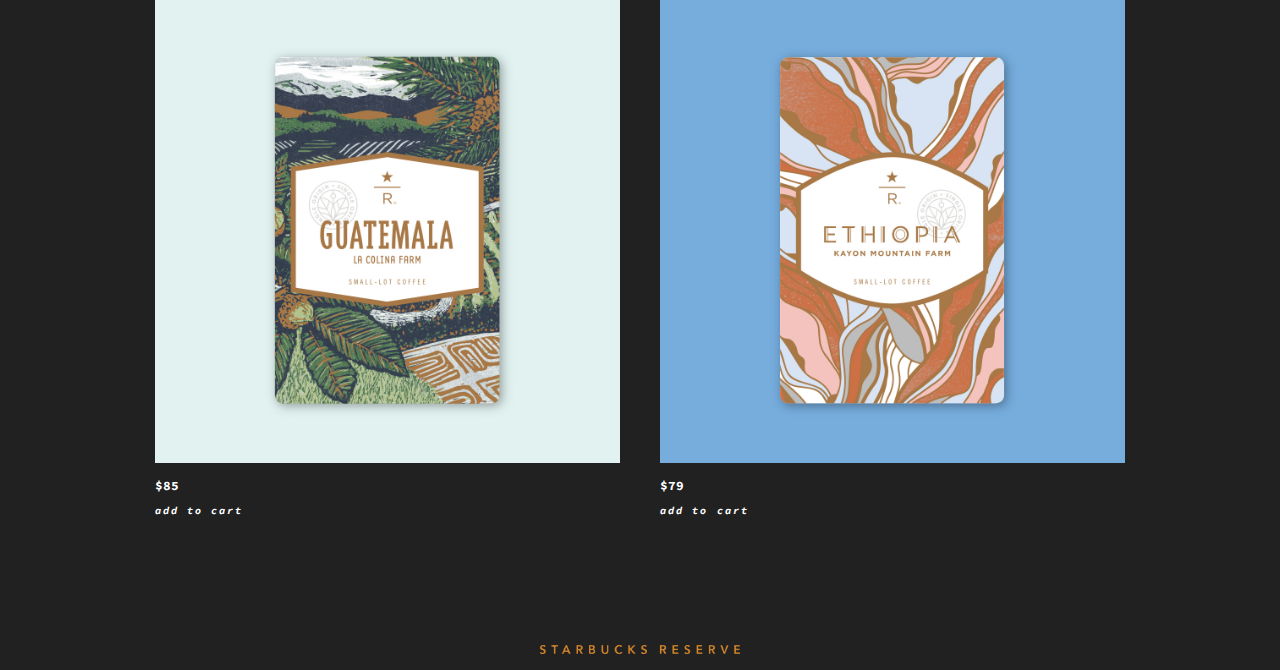
<file: P01-StarbucksReserve/product-listing.html>
<!DOCTYPE html>
<html>

  <head>

    <meta charset="utf-8">
    <title>P01 - Style Guide Template - Product-listing</title>
    <link href="https://fonts.googleapis.com/css?family=Ubuntu:300,400,700|Source+Code+Pro:200" rel="stylesheet">
    <link rel="stylesheet" href="css/main.css">
    <meta name="viewport" content="width=device-width, initial-scale=1">
  </head>

  <body>
    <!-- brand mark (LINKED TO STYLESHEET)-->
    <div>
      <a href="index.html">
        <img src="sources/logo.png" class="padding-down" alt="HTML tutorial" style="width:35px">
      </a>
    </div>

    <!-- Navigation bar -->
    <div class="dropdown">
      <button>
        <div class="menu-button"></div>
        <div class="menu-button"></div>
      </button>
      <div class="dropdown-content">
        <a href="#">About Us</a>
        <a href="#">Events</a>
        <a href="#">Our Locations</a>
        <a href="#">Our Coffees</a>
        <a href="#">Contact Us</a>
      </div>
    </div>

  <!-- Products-listing's flexbox -->
  <section class="element_pages">
    <h2>OUR COFFEES</h2>

    <div class="container">

      <div class="block">
        <h4>COLOMBIA HUILA PINK BOURBON</h4>
        <a href="https://www.starbucksreserve.com/en-us/coffee/colombia-huila-pink-bourbon">
          <img src="sources/ColombiaHuilaPinkBourbon.jpg" alt="HTML tutorial" style="width:100%">
        </a>
        <h5>$95<br><a href = "checkout.html" class="in-text-style">add to cart</a></h5>
      </div>

      <div class="block">
        <h4>SUN-DRIED UGANDA RED CHERRY</h4>
        <a href="https://www.starbucksreserve.com/en-us/coffee/sun-dried-uganda-red-cherry">
          <img src="sources/SDUgandaRedCherry.jpg" alt="HTML tutorial" style="width:100%">
        </a>
        <h5>$100<br><a href = "checkout.html" class="in-text-style">add to cart</a></h5>
      </div>

      <div class="block">
        <h4>SUN-DRIED BRAZIL VALE VERDE</h4>
        <a href="https://www.starbucksreserve.com/en-us/coffee/sun-dried-brazil-vale-verde-estate">
          <img src="sources/SDBrazilValeVerde.jpg" alt="HTML tutorial" style="width:100%">
        </a>
        <h5>$85<br><a href = "checkout.html" class="in-text-style">add to cart</a></h5>
      </div>

      <div class="block">
        <h4>CGRAVITAS BLEND VINTAGE 2019</h4>
        <a href="https://www.starbucksreserve.com/en-us/coffee/gravitas-blend-vintage-2019">
          <img src="sources/GravitasBlendVint.jpg" alt="HTML tutorial" style="width:100%">
        </a>
        <h5>$119<br><a href = "checkout.html" class="in-text-style">add to cart</a></h5>
      </div>

      <div class="block">
        <h4>GUATEMALA LA COLINA FARM</h4>
        <a href="https://www.starbucksreserve.com/en-us/coffee/guatemala-la-colina-farm">
          <img src="sources/GuatLaColinaFarm.jpg" alt="HTML tutorial" style="width:100%">
        </a>
        <h5>$85<br><a href = "checkout.html" class="in-text-style">add to cart</a></h5>
      </div>

      <div class="block">
        <h4>ETHIOPIA KAYON MOUNTAIN FARM</h4>
        <a href="https://www.starbucksreserve.com/en-us/coffee/ethiopia-kayon-mountain-farm">
          <img src="sources/EthiopiaKayonMountainFarm.jpg" alt="HTML tutorial" style="width:100%">
        </a>
        <h5>$79<br><a href = "checkout.html" class="in-text-style">add to cart</a></h5>
      </div>

    </div>

  </section>

  <!-- brand mark -->
  <footer>
    <img src="sources/brand.png"  class="padding-down" alt="HTML tutorial" style="width:200px">
  </footer>

  <body>

</html>
</file>
<file: P01-StarbucksReserve/css/main.css>
/*
  STYLE GUIDE STYLING
  Default styling for the style guide
*/
html {
    background-color: rgb(33, 33, 33);
    width: 100%;
    height: 100%;
}

header {
  padding:4em 4em 0 4em;
}

body {
  font-family:'Source Code Pro', monospace;
  font-style: normal;
  line-height: 1.5em;
  font-weight: 100;
  color: white;
  margin-left: 8%;
  margin-right: 8%;
  margin-top: 3%;
  margin-bottom: 3%;
}

.button-nav, .button-submit {
  font-family: 'Ubuntu', sans-serif;
}

.element {
  padding:4em;
  margin-bottom: 2em;
  border-top-width: 0.1em;
  border-top-style: solid;
  border-top-color: black;
}

.element_pages {
  padding: 2em;
  margin-bottom: 2em;
  border: none;
}

code {
  background-color: #000;
  padding: 0.5em;
  display: block;
}

img {
  display: flow-root;
  margin: auto;
}


/*
  INTERACTIVE ELEMENTS -------------------
*/

/* Styling for in-text link */
.in-text-style  {
  color: white;
  font-style: italic;
  font-size: 0.8em;
  letter-spacing: 0.2em;
  text-decoration: none;
}

.in-text-style:hover, .in-text-style:focus {
  text-decoration: underline;
  transition: 0.5s;
}

/* Styling for the navigation button */
.button-nav {
  display: inline-block;
  padding: 0.5em 2em;
  background-color: rgb(20, 20, 20);
  margin: 0 0 0 0;
  margin-right: 0;
  box-sizing: content-box;
  text-decoration: none;
  text-transform: uppercase;
  text-align: center;
  font-family: 'Ubuntu', sans-serif;
  font-style: normal;
  color: white;
  transition-duration: 0.3s;
}

.button-nav:hover, .button-nav:focus {
  background-color: rgb(207, 131, 42);
}


/* Styling for the navigation button and submit button */
.button-submit {
  font-family: 'Ubuntu', sans-serif;
  font-style: normal;
  font-weight: bolder;
  text-transform: uppercase;
  letter-spacing: 0.3em;
  text-decoration: none;
  color: grey;
}

.button-submit:hover, .button-submit:focus {
  text-decoration: none;
  transition-duration: 0.3s;
  color: rgb(207, 131, 42);
}

/* Styling for Text input field with label */
input {
  width: 300px;
  padding: 8px 20px;
  margin: 3px 0;
  box-sizing: border-box;
  border-color: rgb(207, 131, 42);
  border-top: none;
  border-left: none;
  border-right: none;
  border-width: 1px;
  background-color: rgb(33, 33, 33);
  color: rgb(207, 131, 42);
  font-size: 0.9em;
}

input:hover, :focus {
  outline: none;
}


/* Styling Radio button with label */
/* The container */
.payment-method {
  display: block;
  position: relative;
  padding-left: 35px;
  margin-bottom: 12px;
  text-transform: uppercase;
  font-style: normal;
  color: white;
  cursor: pointer;
  -webkit-user-select: none;
  -moz-user-select: none;
  -ms-user-select: none;
  user-select: none;
}

/* Hide the browser's default radio button */
.payment-method input {
  position: absolute;
  opacity: 0;
  cursor: pointer;
}

/* Create a custom radio button */
.checkmark {
  position: absolute;
  top: 3px;
  left: 0;
  height: 15px;
  width: 15px;
  background-color: #eee;
  border-radius: 50%;
}

/* On mouse-over, add a grey background color */
.payment-method:hover input ~ .checkmark {
  background-color: grey;
}

/* When the radio button is checked, add a golden background */
.payment-method input:checked ~ .checkmark {
  background-color: rgb(207, 131, 42);
}

/* Create the indicator (the dot/circle - hidden when not checked) */
.checkmark:after {
  content: "";
  position: absolute;
  display: none;
}

/* Show the indicator (dot/circle) when checked */
.payment-method input:checked ~ .checkmark:after {
  display: block;
}

/* Styling form */
form {
  padding: 1em 0 1em 0;
}

/* Styling Image as a link */
.image-main:hover, .image-main:focus {
  transition: 0.5s;
  opacity: 0.5;
}

/* Styling numbered lists */
ol {
  color: rgb(220, 220, 220);
  margin-bottom: 2em;
}

/*
  TEXT ELEMENTS -------------------
*/
h1 {
  font-family: freight-sans-pro, sans-serif;
  font-size: 1.5rem;
  font-weight: normal;
  color: white;
}

h2 {
  font-weight: 800;
  font-size: 3.2rem;
  letter-spacing: 0.5em;
  opacity: 0.1;
  margin-top: 0.8em;
  margin-bottom: 0.3em;
}

h3 {
  font-family: 'Ubuntu', sans-serif;
  margin-top: 1em;
  font-weight: 100;
  font-size: 1.8rem;
  color: rgb(207, 131, 42);
}

h4 {
  font-weight: 400;
  font-size: 1rem;
  margin-bottom: 0.25em;
}

h5 {
  /* font-family:'Source Code Pro', monospace; */
  font-size: 0.8rem;
  margin-top: 0.8em;
}

p {
  margin-top: 0;
  width: 70%;
}

/*
  COMBINED ELEMENTS -------------------
*/
/* Styling Main navigation */
.padding-down {
    padding-top: 1em;
    padding-bottom: 1em;
}

nav {
  background-color: black;
  margin: 0;
}

nav a, .dropdown-content a {
  font-family: 'Source Code Pro', monospace;
  font-size: 1.5rem;
  line-height: 1.8em;
  text-decoration: none;
  text-transform: uppercase;
  text-align: left;
  padding-left: 1em;
  font-weight: 100;
  color: white;
}

nav a:hover, nav a:focus, .dropdown-content a:hover, .dropdown-content a:focus {
  text-decoration: none;
  transition-duration: 0.3s;
  color: rgb(207, 131, 42);
}

  /* Styling for the navigation bar in responsive webpages*/
  button {
    background: none;
    border: none;
  }

  .menu-button {
  width: 35px;
  height: 3px;
  background-color: rgb(207, 131, 42);
  margin: 6px 0;
  }

  .dropdown button:hover, :focus{
   transform: rotate(90deg);
   transition: 0.5s;
  }

  .dropdown {
  display: inline;
  width: 100%;
  margin: 0 0 1em 0;
  border: none;
  }

  .dropdown-content {
  display: none;
  /* position: absolute; */
  background: none;
  padding-top: 1em;
  padding-left: 0em;
  margin-left: 0;
  width: 100%;
  z-index: 1;
  width: 100%;
  }

  .dropdown-content a {
  padding-top: 0.2em;
  padding-bottom: 0.2em;
  padding-left: auto;
  padding-right: auto;
  display: block;
  text-align: left;
  }

  .dropdown-content a:hover, :focus {
    transform: translateX(20px);
    transition: 0.5s;
  }

  .dropdown:hover .dropdown-content {display: block;}


/* Styling Product listing's and checkout's container */
* {
	box-sizing: border-box;
}
.container {
  display: flex;
  align-items: center;
  flex-wrap: wrap;
  flex-direction: row;
}

.container div {
  border: none;
  padding: 2%;
}

.container img {
  opacity: 1;
}

.container img:hover, :focus {
  opacity: 0.8;
}

.container-checkout {
  display: flex;
  align-items: flex-start;
  flex-wrap: wrap;
  flex-direction: row;
}

.container-checkout div {
  border: none;
  padding: 1.5%;
}

.block {
	flex-grow: 1;
	flex-basis: 350px;
}

.block-checkout {
	flex-basis: 270px;
}

#block-flex-grow-1 {
  flex-grow: 1;
}

#block-flex-grow-2 {
  flex-grow: 6;
  margin-top: 4em;
  border-radius: 0.5em;
  border: 1px solid rgb(207, 131, 42);
  padding:0 2em 2em 2em;
}


/* Responsive!! */
@media screen and (max-width: 992px) {
  body {
    line-height: normal;
  }
  h2 {
    font-size: 2.5rem;
  }
  .container, .container-checkout {
    justify-content: space-around;
    flex-direction: row;
  }
}

@media screen and (max-width: 600px) {
  body {
    margin:2%;
    line-height: normal;
  }
  h2 {
    font-size: 2rem;
  }
  .container, .container-checkout {
    justify-content: space-around;
    flex-direction: column;
    margin:0;
  }
}
</file>
